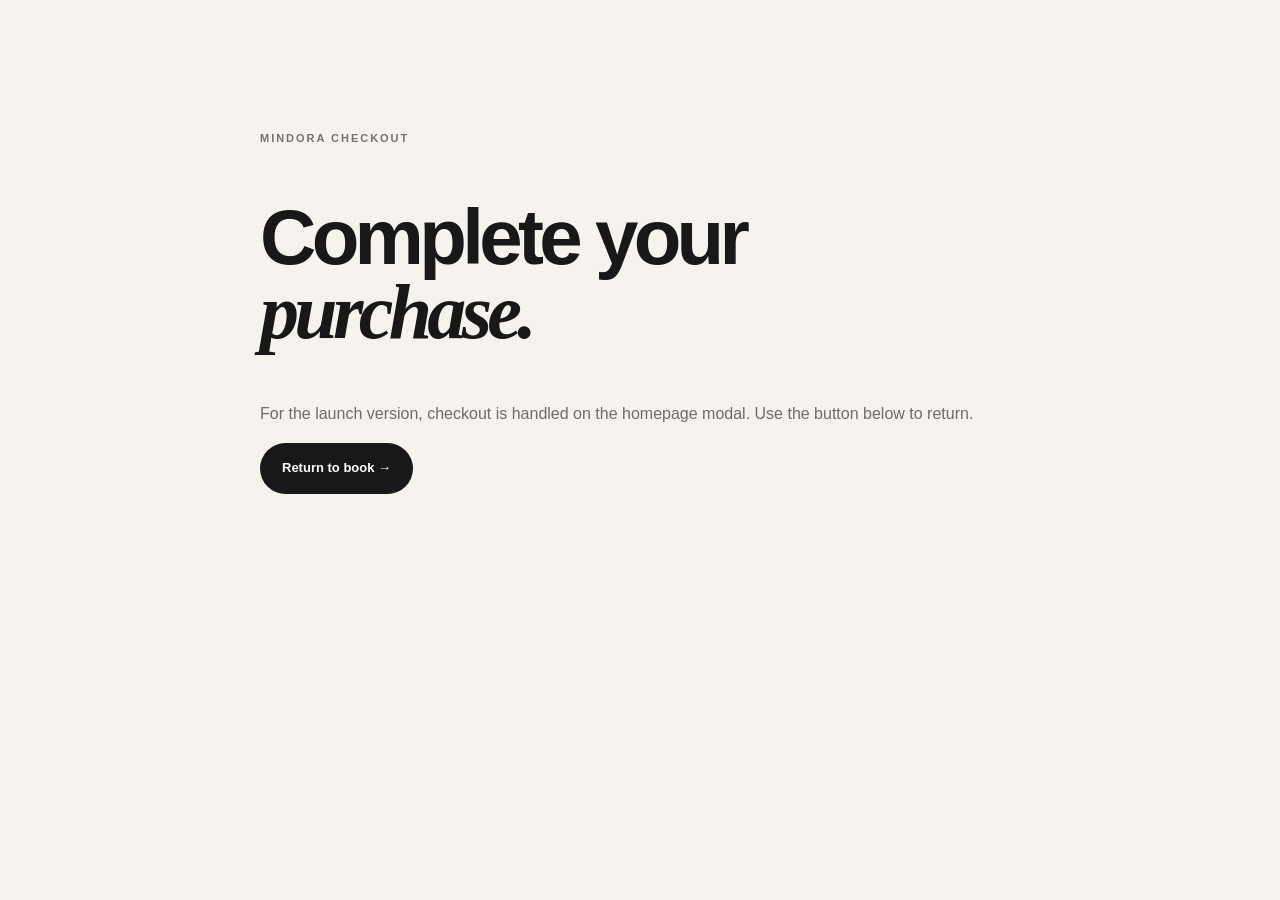
<file: checkout.html>
<!doctype html>
<html lang="en">

<head>
    <meta charset="utf-8">
    <meta name="viewport" content="width=device-width,initial-scale=1">
    <meta name="robots" content="noindex">
    <title>Checkout — Mindora</title>
    <link rel="stylesheet" href="css/styles.css">
</head>

<body>
    <main class="section container" style="max-width:760px">
        <p class="eyebrow">MINDORA CHECKOUT</p>
        <h1 style="font-size:clamp(44px,7vw,78px);line-height:.95;letter-spacing:-.06em">Complete your<br><em
                style="font-family:var(--serif)">purchase.</em></h1>
        <p style="color:var(--muted)">For the launch version, checkout is handled on the homepage modal. Use the button
            below to return.</p><a class="button button-dark" href="index.html#book">Return to book →</a>
    </main>
</body>

</html>
</file>
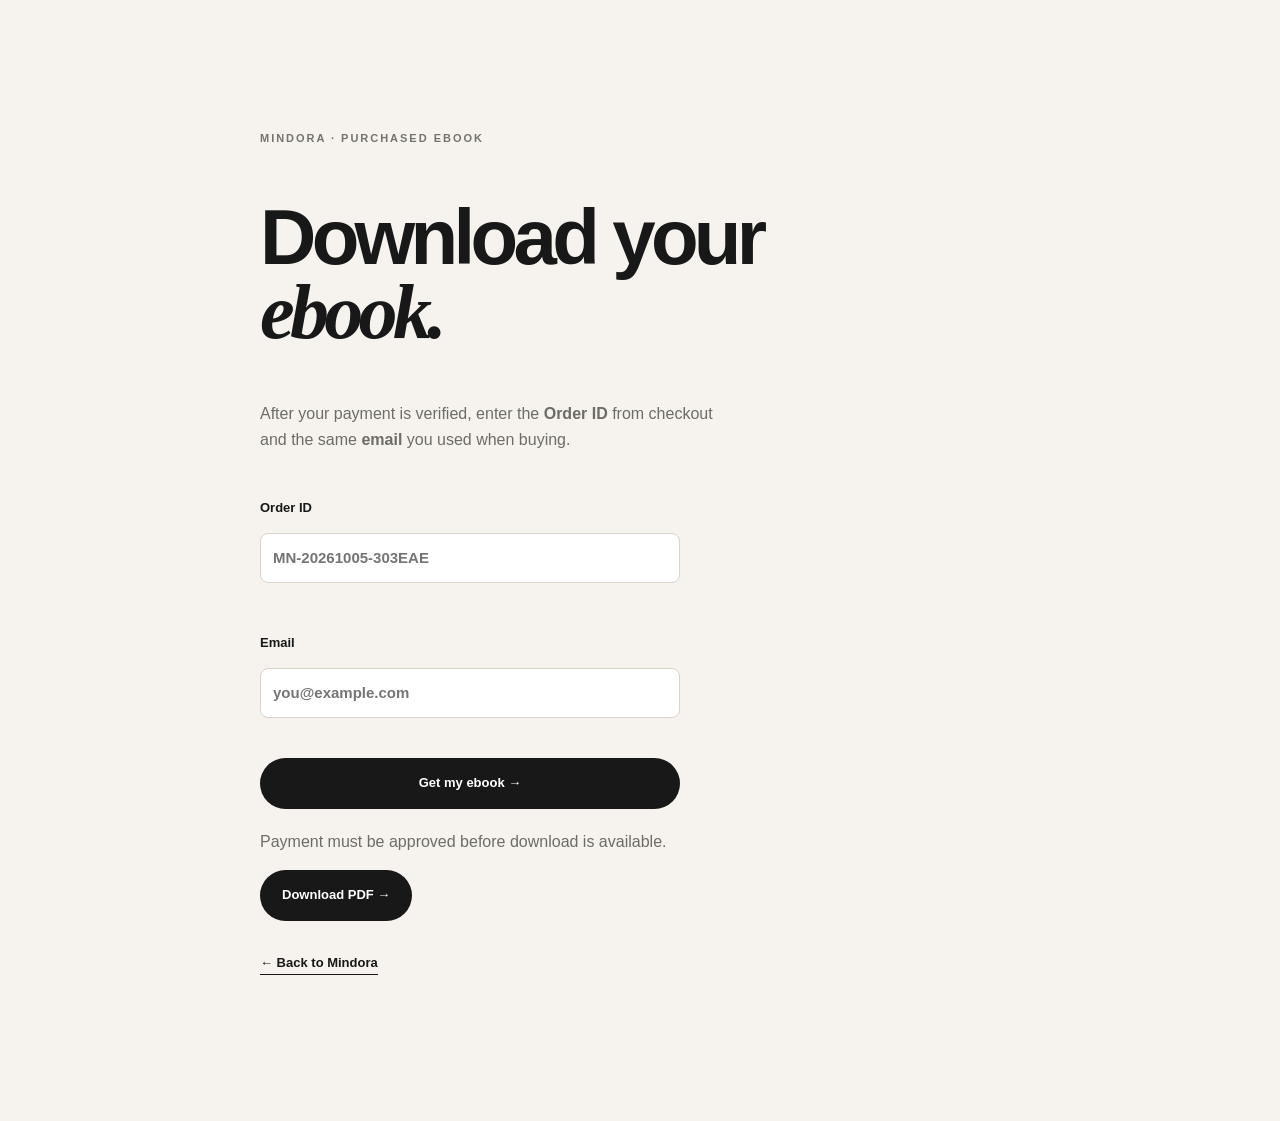
<file: download.html>
<!doctype html>
<html lang="en">
<head>
  <meta charset="utf-8">
  <meta name="viewport" content="width=device-width,initial-scale=1">
  <meta name="robots" content="noindex,nofollow">
  <meta name="referrer" content="no-referrer">
  <title>Download your ebook — Mindora</title>
  <link rel="stylesheet" href="css/styles.css">
</head>
<body>
  <main class="section container" style="max-width:760px">
    <p class="eyebrow">MINDORA · PURCHASED EBOOK</p>
    <h1 style="font-size:clamp(44px,7vw,78px);line-height:.95;letter-spacing:-.06em">Download your<br><em style="font-family:var(--serif)">ebook.</em></h1>
    <p style="color:var(--muted);max-width:52ch">After your payment is verified, enter the <strong>Order ID</strong> from checkout and the same <strong>email</strong> you used when buying.</p>

    <form id="downloadForm" class="download-form">
      <label>Order ID
        <input id="orderNumber" required autocomplete="off" placeholder="MN-20261005-303EAE" spellcheck="false">
      </label>
      <label>Email
        <input id="customerEmail" required type="email" autocomplete="email" placeholder="you@example.com">
      </label>
      <button class="button button-dark full" type="submit" id="submitDownload">Get my ebook →</button>
    </form>

    <p id="message" style="color:var(--muted);margin-top:20px">Payment must be approved before download is available.</p>
    <a id="download" class="button button-dark" hidden rel="noreferrer" download>Download PDF →</a>
    <p style="margin-top:28px"><a class="text-link" href="index.html">← Back to Mindora</a></p>
  </main>
  <script src="js/config.js"></script>
  <script src="js/download.js"></script>
</body>
</html>
</file>
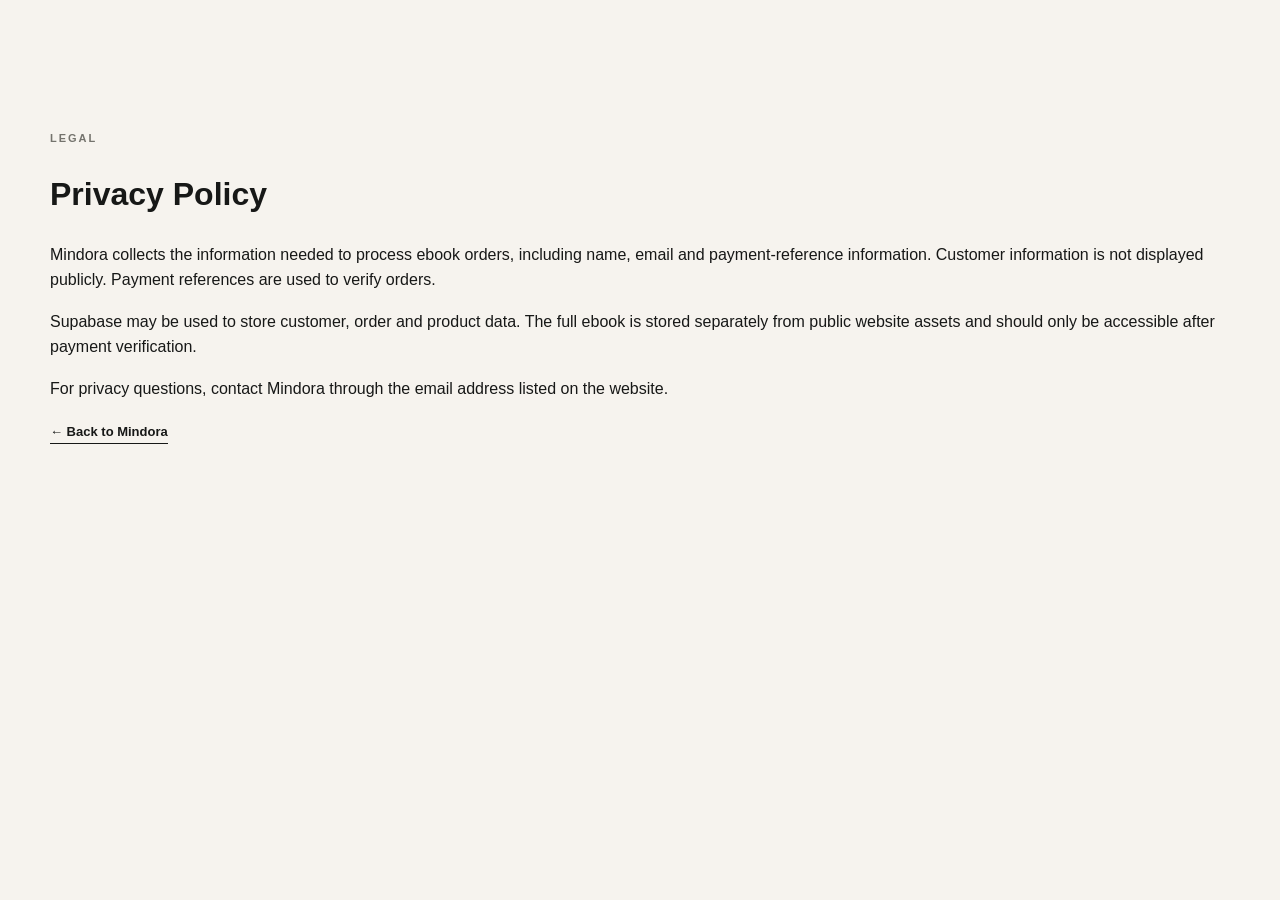
<file: privacy.html>
<!doctype html>
<html lang="en">

<head>
    <meta charset="utf-8">
    <meta name="viewport" content="width=device-width,initial-scale=1">
    <title>Privacy — Mindora</title>
    <link rel="stylesheet" href="css/styles.css">
</head>

<body>
    <main class="section container legal">
        <p class="eyebrow">LEGAL</p>
        <h1>Privacy Policy</h1>
        <p>Mindora collects the information needed to process ebook orders, including name, email and payment-reference
            information. Customer information is not displayed publicly. Payment references are used to verify orders.
        </p>
        <p>Supabase may be used to store customer, order and product data. The full ebook is stored separately from
            public website assets and should only be accessible after payment verification.</p>
        <p>For privacy questions, contact Mindora through the email address listed on the website.</p><a
            class="text-link" href="index.html">← Back to Mindora</a>
    </main>
</body>

</html>
</file>
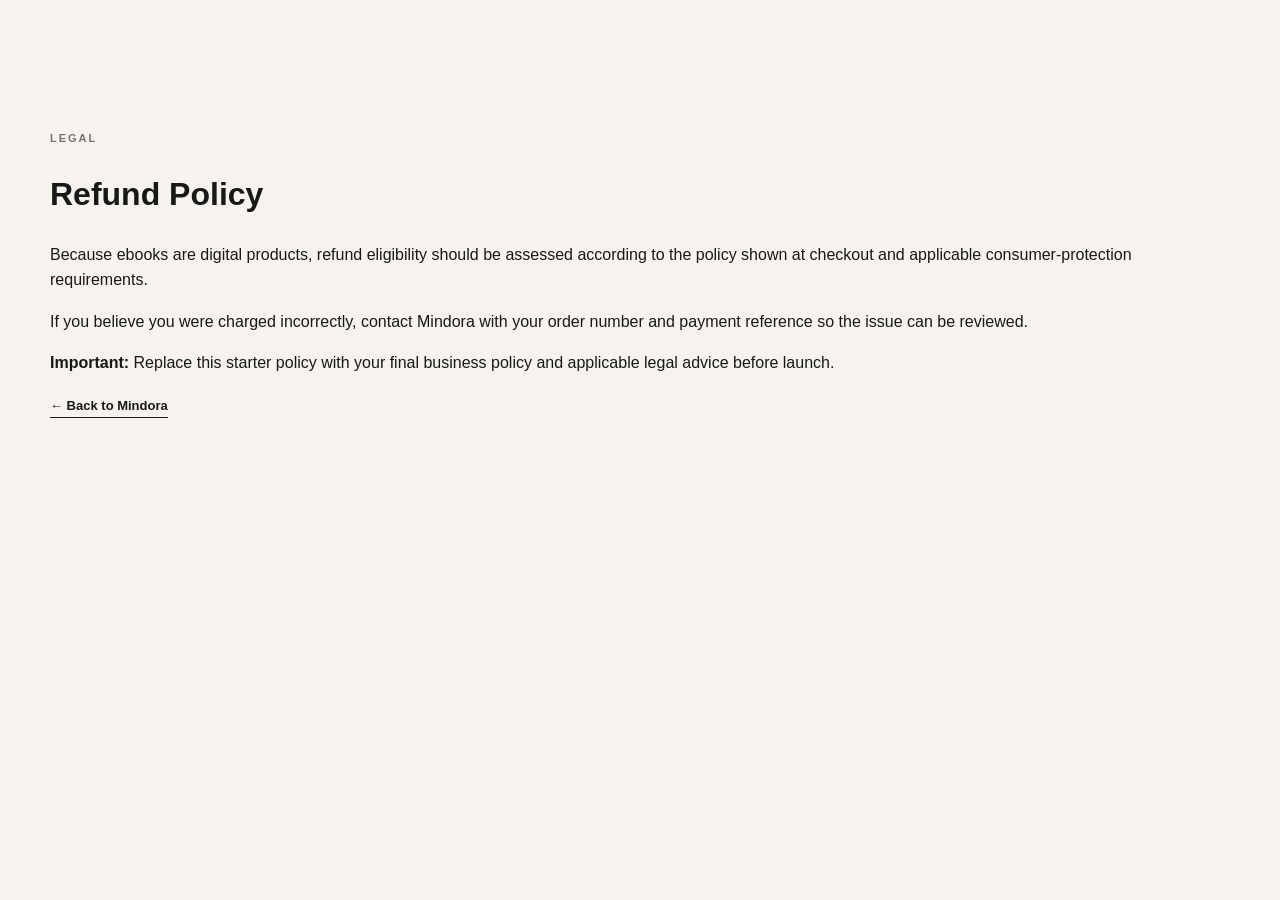
<file: refund.html>
<!doctype html>
<html lang="en">

<head>
    <meta charset="utf-8">
    <meta name="viewport" content="width=device-width,initial-scale=1">
    <title>Refunds — Mindora</title>
    <link rel="stylesheet" href="css/styles.css">
</head>

<body>
    <main class="section container legal">
        <p class="eyebrow">LEGAL</p>
        <h1>Refund Policy</h1>
        <p>Because ebooks are digital products, refund eligibility should be assessed according to the policy shown at
            checkout and applicable consumer-protection requirements.</p>
        <p>If you believe you were charged incorrectly, contact Mindora with your order number and payment reference so
            the issue can be reviewed.</p>
        <p><strong>Important:</strong> Replace this starter policy with your final business policy and applicable legal
            advice before launch.</p><a class="text-link" href="index.html">← Back to Mindora</a>
    </main>
</body>

</html>
</file>
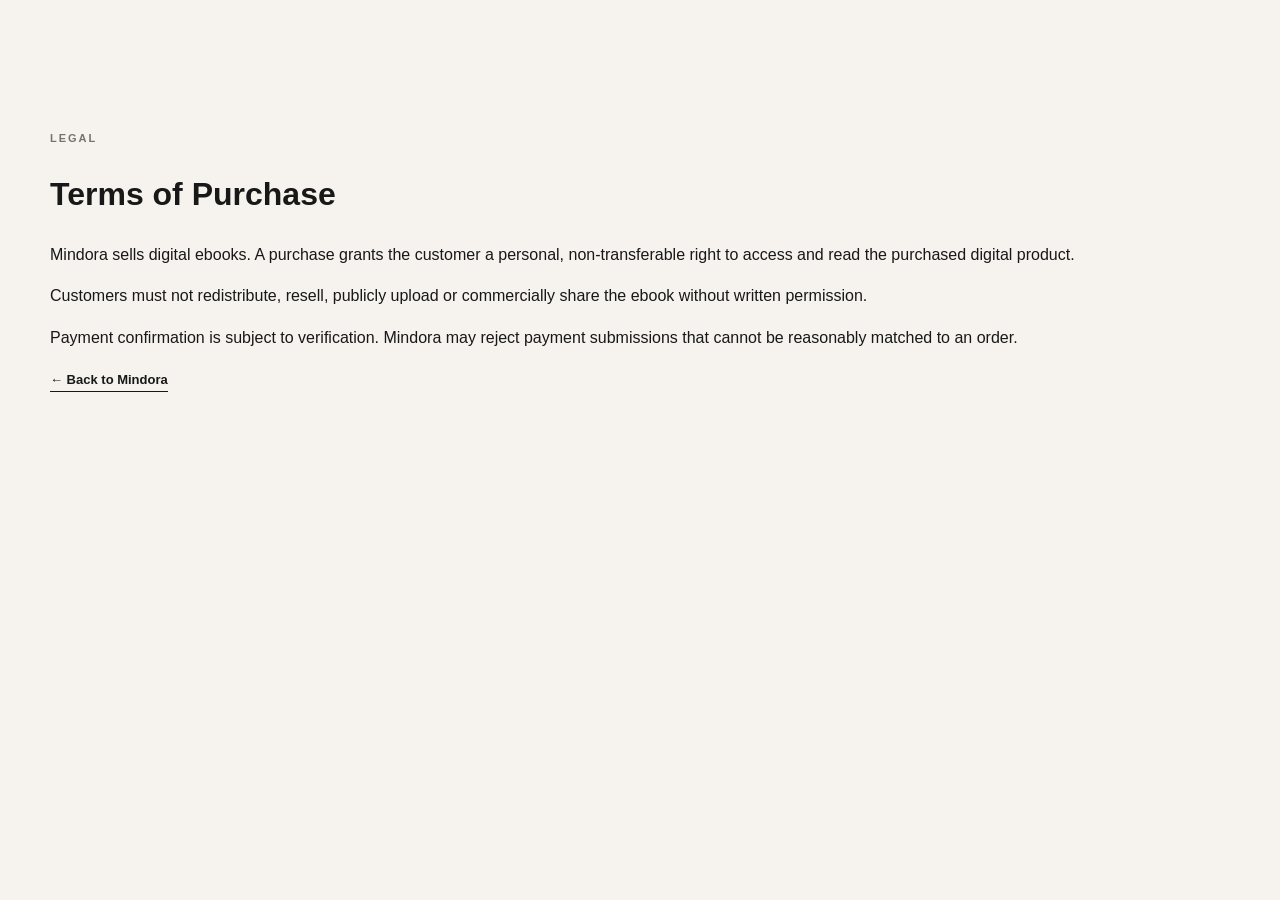
<file: terms.html>
<!doctype html>
<html lang="en">

<head>
    <meta charset="utf-8">
    <meta name="viewport" content="width=device-width,initial-scale=1">
    <title>Terms — Mindora</title>
    <link rel="stylesheet" href="css/styles.css">
</head>

<body>
    <main class="section container legal">
        <p class="eyebrow">LEGAL</p>
        <h1>Terms of Purchase</h1>
        <p>Mindora sells digital ebooks. A purchase grants the customer a personal, non-transferable right to access and
            read the purchased digital product.</p>
        <p>Customers must not redistribute, resell, publicly upload or commercially share the ebook without written
            permission.</p>
        <p>Payment confirmation is subject to verification. Mindora may reject payment submissions that cannot be
            reasonably matched to an order.</p><a class="text-link" href="index.html">← Back to Mindora</a>
    </main>
</body>

</html>
</file>
<file: css/styles.css>
:root {
    --paper: #f6f3ee;
    --paper2: #eeeae2;
    --ink: #171817;
    --muted: #6d6c66;
    --line: #d9d5cc;
    --blue: #0d2e55;
    --blue2: #1b65a6;
    --gold: #d99b2b;
    --white: #fff;
    --serif: 'Playfair Display', Georgia, serif;
    --sans: 'DM Sans', Arial, sans-serif;
    --max: 1180px;
    --shadow: 0 28px 70px rgba(19, 24, 30, .14)
}

* {
    box-sizing: border-box
}

html {
    scroll-behavior: smooth
}

body {
    margin: 0;
    background: var(--paper);
    color: var(--ink);
    font-family: var(--sans);
    line-height: 1.6
}

a {
    text-decoration: none;
    color: inherit
}

button,
input {
    font: inherit
}

.container {
    width: min(var(--max), calc(100% - 48px));
    margin: auto
}

.announcement {
    text-align: center;
    background: var(--ink);
    color: #fff;
    font-size: 11px;
    letter-spacing: .12em;
    text-transform: uppercase;
    padding: 9px 16px
}

.nav-wrap {
    position: sticky;
    top: 0;
    z-index: 20;
    background: rgba(246, 243, 238, .9);
    backdrop-filter: blur(16px);
    border-bottom: 1px solid rgba(217, 213, 204, .7)
}

.nav {
    height: 76px;
    display: flex;
    align-items: center;
    justify-content: space-between
}

.brand {
    display: flex;
    align-items: center;
    gap: 10px;
    font-weight: 700;
    font-size: 19px;
    letter-spacing: -.03em
}

.brand-mark {
    width: 34px;
    height: 34px;
    object-fit: contain
}

.nav-links {
    display: flex;
    align-items: center;
    gap: 28px;
    font-size: 13px
}

.nav-links a:not(.nav-cta) {
    color: #4f504b
}

.nav-cta {
    background: var(--ink);
    color: #fff !important;
    padding: 11px 17px;
    border-radius: 999px
}

.nav-toggle {
    display: none;
    background: none;
    border: 0;
    font-size: 24px
}

.hero {
    min-height: calc(100vh - 111px);
    display: grid;
    grid-template-columns: 1.02fr .98fr;
    align-items: center;
    gap: 40px;
    padding-top: 60px;
    padding-bottom: 70px
}

.eyebrow {
    font-size: 11px;
    letter-spacing: .18em;
    font-weight: 700;
    color: #74736d;
    text-transform: uppercase;
    margin: 0 0 18px
}

.eyebrow.light {
    color: #aab5c1
}

.hero h1,
.section h2,
.final-cta h2 {
    font-size: clamp(48px, 7vw, 94px);
    line-height: .96;
    letter-spacing: -.065em;
    margin: 0
}

.hero h1 em,
.section h2 em,
.final-cta h2 em {
    font-family: var(--serif);
    font-weight: 500;
    letter-spacing: -.05em
}

.hero-lead {
    font-size: 18px;
    max-width: 570px;
    color: #5c5b56;
    margin: 28px 0
}

.hero-actions {
    display: flex;
    align-items: center;
    gap: 25px;
    margin-top: 28px
}

.button {
    border: 0;
    cursor: pointer;
    border-radius: 999px;
    padding: 15px 22px;
    font-weight: 700;
    font-size: 13px;
    display: inline-flex;
    align-items: center;
    justify-content: center;
    gap: 18px;
    transition: .25s ease
}

.button:hover {
    transform: translateY(-2px)
}

.button-dark {
    background: var(--ink);
    color: #fff
}

.button-light {
    background: #fff;
    color: var(--ink)
}

.text-link {
    font-size: 13px;
    font-weight: 700;
    border-bottom: 1px solid var(--ink);
    padding-bottom: 4px
}

.hero-notes {
    display: flex;
    gap: 12px;
    align-items: center;
    margin-top: 48px;
    font-size: 10px;
    letter-spacing: .12em;
    text-transform: uppercase;
    color: #77756e
}

.hero-notes span:nth-child(odd) {
    font-weight: 700;
    color: var(--ink);
    margin-left: 8px
}

.hero-art {
    min-height: 600px;
    display: grid;
    place-items: center;
    position: relative;
    overflow: hidden
}

.orb {
    position: absolute;
    border-radius: 50%;
    filter: blur(2px)
}

.orb-one {
    width: 420px;
    height: 420px;
    background: radial-gradient(circle at 35% 35%, #fff, #d9e5f0 48%, #b8cde0);
    opacity: .75;
    right: 0;
    top: 50px
}

.orb-two {
    width: 210px;
    height: 210px;
    background: radial-gradient(circle at 35% 30%, #f7d68d, #dca332);
    opacity: .42;
    left: 20px;
    bottom: 80px
}

.book-shadow {
    position: absolute;
    width: 350px;
    height: 70px;
    background: rgba(18, 29, 43, .18);
    filter: blur(25px);
    bottom: 90px;
    transform: rotate(-8deg)
}

.book-cover {
    width: 330px;
    height: 465px;
    background: linear-gradient(145deg, #0c315b, #0b1f3d 70%);
    color: white;
    box-shadow: var(--shadow);
    padding: 30px;
    position: relative;
    transform: rotate(5deg);
    border-radius: 3px;
    display: flex;
    flex-direction: column
}

.book-cover-image {
    width: 330px;
    height: auto;
    display: block;
    position: relative;
    z-index: 1;
    border-radius: 3px;
    box-shadow: var(--shadow);
    transform: rotate(5deg)
}

.book-topline {
    font-size: 9px;
    letter-spacing: .16em;
    opacity: .7
}

.book-title {
    font-size: 51px;
    line-height: .82;
    letter-spacing: -.06em;
    margin-top: 64px
}

.book-title strong {
    font-size: 1.25em;
    color: #f1b84b
}

.book-sub {
    font-size: 8px;
    letter-spacing: .15em;
    line-height: 1.6;
    margin-top: 20px;
    color: #c9d5e1
}

.book-rule {
    height: 1px;
    background: rgba(255, 255, 255, .25);
    margin-top: auto
}

.book-bottom {
    font-size: 9px;
    letter-spacing: .15em;
    line-height: 1.55;
    margin-top: 18px
}

.book-author {
    position: absolute;
    right: 30px;
    bottom: 26px;
    font-size: 12px;
    letter-spacing: .2em
}

.trust-strip {
    border-top: 1px solid var(--line);
    border-bottom: 1px solid var(--line)
}

.trust-grid {
    display: grid;
    grid-template-columns: repeat(4, 1fr)
}

.trust-grid div {
    padding: 25px 18px;
    border-right: 1px solid var(--line);
    display: flex;
    flex-direction: column;
    gap: 2px
}

.trust-grid div:first-child {
    border-left: 1px solid var(--line)
}

.trust-grid b {
    font-size: 13px
}

.trust-grid span {
    font-size: 11px;
    color: var(--muted)
}

.section {
    padding-top: 130px;
    padding-bottom: 130px
}

.section-intro {
    margin-bottom: 65px
}

.section-intro h2 {
    font-size: clamp(42px, 5.2vw, 70px)
}

.feature-grid {
    display: grid;
    grid-template-columns: 1fr 1fr;
    gap: 100px;
    align-items: center
}

.book-stage {
    min-height: 570px;
    display: grid;
    place-items: center;
    background: #e9e5dc;
    border: 1px solid var(--line);
    position: relative
}

.book-stage:after {
    content: '';
    position: absolute;
    width: 65%;
    height: 25%;
    background: rgba(0, 0, 0, .08);
    filter: blur(25px);
    bottom: 55px
}

.book-cover-small {
    width: 285px;
    height: 405px;
    transform: rotate(-3deg);
    z-index: 1
}

.book-cover-image-small {
    width: 285px;
    transform: rotate(-3deg)
}

.book-cover-small .book-title {
    font-size: 43px;
    margin-top: 54px
}

.kicker {
    font-size: 12px;
    font-weight: 700;
    letter-spacing: .15em;
    margin: 0
}

.subtitle {
    font-family: var(--serif);
    font-size: 24px;
    margin: 7px 0 26px
}

.feature-copy>p:not(.kicker):not(.subtitle) {
    font-size: 18px;
    color: #595852;
    max-width: 540px
}

.price-row {
    display: flex;
    align-items: baseline;
    gap: 15px;
    margin: 35px 0 22px
}

.price {
    font-size: 36px;
    font-weight: 700;
    letter-spacing: -.05em
}

.price-note {
    font-size: 11px;
    text-transform: uppercase;
    letter-spacing: .1em;
    color: var(--muted)
}

.buy-btn {
    min-width: 180px
}

.microcopy,
.form-note {
    font-size: 11px;
    color: var(--muted)
}

.section-soft {
    background: #e9e5dc
}

.split {
    display: grid;
    grid-template-columns: 1fr 1fr;
    gap: 100px;
    align-items: center
}

.manifesto {
    font-size: 24px;
    line-height: 1.5;
    max-width: 600px
}

.manifesto p+p {
    font-size: 16px;
    color: var(--muted);
    margin-top: 30px
}

.centered {
    text-align: center
}

.cards {
    display: grid;
    grid-template-columns: repeat(3, 1fr);
    border-top: 1px solid var(--line);
    border-left: 1px solid var(--line)
}

.cards article {
    padding: 32px;
    border-right: 1px solid var(--line);
    border-bottom: 1px solid var(--line);
    min-height: 240px
}

.cards article span {
    font-size: 11px;
    letter-spacing: .15em;
    color: #85837c
}

.cards h3 {
    font-size: 20px;
    letter-spacing: -.03em;
    margin: 42px 0 10px
}

.cards p {
    font-size: 13px;
    color: var(--muted);
    margin: 0
}

.section-dark {
    background: #121b24;
    color: #f6f3ee
}

.framework {
    padding-bottom: 110px
}

.framework h2 {
    font-size: clamp(44px, 5vw, 70px)
}

.steps {
    display: grid;
    grid-template-columns: repeat(5, 1fr);
    border-top: 1px solid #3a444e;
    margin-top: 70px
}

.steps div {
    padding: 25px 18px 0;
    border-right: 1px solid #3a444e;
    min-height: 190px
}

.steps div:first-child {
    border-left: 1px solid #3a444e
}

.steps b {
    display: block;
    color: #8493a0;
    font-size: 10px;
    letter-spacing: .15em
}

.steps strong {
    display: block;
    font-size: 20px;
    margin-top: 55px
}

.steps span {
    display: block;
    color: #9aa4ad;
    font-size: 11px;
    margin-top: 5px
}

.audience {
    display: grid;
    grid-template-columns: 1fr 1fr;
    gap: 110px;
    align-items: center
}

.audience-copy p:last-child {
    font-size: 17px;
    color: var(--muted);
    max-width: 500px;
    margin-top: 30px
}

.audience-list {
    border-top: 1px solid var(--line)
}

.audience-list div {
    padding: 18px 0;
    border-bottom: 1px solid var(--line);
    font-size: 14px
}

.audience-list span {
    display: inline-block;
    width: 28px;
    font-weight: 700
}

.audience-list .not-for {
    color: #85827a
}

.section-paper {
    background: #efeae1
}

.about-grid {
    display: grid;
    grid-template-columns: .8fr 1.2fr;
    gap: 100px;
    align-items: center
}

.about-logo {
    text-align: center
}

.about-logo img {
    width: 150px;
    height: 150px;
    object-fit: contain
}

.about-logo p {
    font-family: var(--serif);
    font-size: 19px
}

.about-copy h2 {
    font-size: clamp(40px, 5vw, 65px)
}

.about-copy p:not(.eyebrow) {
    font-size: 17px;
    color: var(--muted);
    max-width: 650px
}

.quote-card {
    background: #dce6ee;
    padding: 70px;
    text-align: center
}

.quote-card p {
    font-family: var(--serif);
    font-size: clamp(28px, 4vw, 52px);
    line-height: 1.12;
    max-width: 900px;
    margin: 0 auto 25px
}

.quote-card span {
    font-size: 10px;
    letter-spacing: .18em
}

.faq-grid {
    display: grid;
    grid-template-columns: .7fr 1.3fr;
    gap: 100px
}

.faq-list details {
    border-top: 1px solid var(--line);
    padding: 22px 0
}

.faq-list details:last-child {
    border-bottom: 1px solid var(--line)
}

summary {
    cursor: pointer;
    font-weight: 700;
    list-style: none;
    display: flex;
    justify-content: space-between
}

summary::-webkit-details-marker {
    display: none
}

summary:after {
    content: '+';
    font-size: 20px;
    font-weight: 400
}

.faq-list details[open] summary:after {
    content: '−'
}

.faq-list details p {
    color: var(--muted);
    font-size: 14px;
    max-width: 650px
}

.final-cta {
    background: #0e3158;
    color: #fff;
    text-align: center;
    padding: 150px 0
}

.final-inner p:not(.eyebrow) {
    color: #b7c4d1
}

.final-inner .button {
    margin-top: 20px
}

.final-cta .eyebrow {
    color: #a9b7c5
}

footer {
    background: #0b121a;
    color: #c9d0d6;
    padding: 65px 0 25px
}

.footer-grid {
    display: grid;
    grid-template-columns: 2fr 1fr 1fr 1fr;
    gap: 50px
}

.footer-brand {
    color: #fff
}

.footer-brand img {
    width: 36px
}

.footer-grid>div>p {
    color: #78828c;
    font-size: 12px
}

.footer-grid>div>b {
    display: block;
    color: #fff;
    font-size: 11px;
    text-transform: uppercase;
    letter-spacing: .14em;
    margin-bottom: 17px
}

.footer-grid>div>a:not(.brand) {
    display: block;
    font-size: 12px;
    color: #8e98a2;
    margin: 9px 0
}

.footer-bottom {
    border-top: 1px solid #26313b;
    margin-top: 50px;
    padding-top: 20px;
    display: flex;
    justify-content: space-between;
    color: #66717c;
    font-size: 10px
}

.modal {
    position: fixed;
    inset: 0;
    z-index: 100;
    display: none
}

.modal.open {
    display: block
}

.modal-backdrop {
    position: absolute;
    inset: 0;
    background: rgba(7, 12, 18, .65);
    backdrop-filter: blur(5px)
}

.modal-panel {
    position: relative;
    background: var(--paper);
    width: min(620px, calc(100% - 30px));
    max-height: 90vh;
    overflow: auto;
    margin: 5vh auto;
    padding: 48px;
    border-radius: 16px;
    box-shadow: 0 40px 100px rgba(0, 0, 0, .3)
}

.modal-close {
    position: absolute;
    right: 18px;
    top: 12px;
    border: 0;
    background: none;
    font-size: 30px;
    cursor: pointer
}

.order-summary {
    display: flex;
    justify-content: space-between;
    border: 1px solid var(--line);
    padding: 17px;
    margin: 25px 0
}

.order-summary strong {
    font-size: 18px
}

label {
    display: block;
    font-size: 12px;
    font-weight: 700;
    margin: 18px 0
}

input {
    display: block;
    width: 100%;
    margin-top: 8px;
    padding: 14px 15px;
    border: 1px solid var(--line);
    border-radius: 8px;
    background: #fff;
    outline: none
}

input:focus {
    border-color: #476d95;
    box-shadow: 0 0 0 3px rgba(71, 109, 149, .12)
}

.full {
    width: 100%;
    margin-top: 8px
}

.upi-box {
    display: grid;
    grid-template-columns: 180px 1fr;
    gap: 24px;
    align-items: center;
    background: #e9e5dc;
    padding: 20px;
    margin: 25px 0
}

.qr-placeholder {
    height: 180px;
    background: #fff;
    border: 1px dashed #b9b3a9;
    display: grid;
    place-items: center;
    text-align: center;
    color: #777;
    font-size: 22px
}

.qr-placeholder img,
.qr-placeholder canvas {
    width: 160px !important;
    height: 160px !important;
    display: block
}

.qr-placeholder small {
    font-size: 9px;
    line-height: 1.4
}

.upi-label {
    font-size: 10px;
    letter-spacing: .12em;
    text-transform: uppercase;
    color: var(--muted);
    margin: 0 0 6px
}

.upi-line {
    display: flex;
    gap: 8px;
    align-items: center
}

.upi-line code {
    font-size: 14px
}

.upi-line button {
    border: 1px solid var(--line);
    background: #fff;
    border-radius: 6px;
    padding: 7px 10px;
    cursor: pointer;
    font-size: 11px
}

.payment-instruction {
    font-size: 13px;
    color: var(--muted);
    margin-top: 25px
}

.success-icon {
    width: 58px;
    height: 58px;
    border-radius: 50%;
    background: #173c5e;
    color: #fff;
    display: grid;
    place-items: center;
    font-size: 28px;
    margin-bottom: 20px
}

.order-code {
    font-size: 12px;
    background: #e9e5dc;
    padding: 12px
}

.order-id-box {
    margin: 18px 0;
    padding: 14px;
    background: #e9e5dc;
    border-radius: 8px
}

.order-id-box-success {
    background: #dfece8
}

.order-id-label {
    display: block;
    font-size: 10px;
    letter-spacing: .14em;
    text-transform: uppercase;
    color: var(--muted);
    margin-bottom: 8px
}

.order-id-line {
    display: flex;
    gap: 10px;
    align-items: center;
    flex-wrap: wrap
}

.order-id-line code {
    flex: 1;
    font-size: 15px;
    font-weight: 700;
    letter-spacing: .04em;
    word-break: break-all
}

.order-id-line button {
    border: 0;
    border-radius: 999px;
    padding: 8px 14px;
    font-weight: 700;
    cursor: pointer;
    background: #173c5e;
    color: #fff
}

.download-form {
    margin-top: 28px;
    display: grid;
    gap: 14px;
    max-width: 420px
}

.download-form label {
    display: grid;
    gap: 6px;
    font-size: 13px;
    font-weight: 600
}

.download-form input {
    padding: 12px;
    border: 1px solid var(--line);
    border-radius: 8px;
    font-size: 15px
}

.error-box {
    margin-top: 18px;
    background: #f8dddd;
    color: #7c2727;
    padding: 12px;
    border-radius: 7px;
    font-size: 12px
}

.reveal {
    opacity: 0;
    transform: translateY(18px);
    transition: opacity .7s ease, transform .7s ease
}

.reveal.visible {
    opacity: 1;
    transform: none
}

.delay-1 {
    transition-delay: .12s
}

@media(max-width:850px) {
    .container {
        width: min(var(--max), calc(100% - 32px))
    }

    .nav {
        height: 68px
    }

    .nav-toggle {
        display: block
    }

    .nav-links {
        display: none;
        position: absolute;
        left: 16px;
        right: 16px;
        top: 76px;
        background: var(--paper);
        padding: 15px;
        border: 1px solid var(--line);
        border-radius: 12px;
        box-shadow: var(--shadow);
        flex-direction: column;
        align-items: stretch
    }

    .nav-links.open {
        display: flex
    }

    .nav-links a {
        padding: 10px
    }

    .hero {
        grid-template-columns: 1fr;
        padding-top: 45px
    }

    .hero-art {
        min-height: 500px
    }

    .hero h1 {
        font-size: 58px
    }

    .trust-grid {
        grid-template-columns: 1fr 1fr
    }

    .trust-grid div:nth-child(2) {
        border-right: 0
    }

    .feature-grid,
    .split,
    .audience,
    .about-grid,
    .faq-grid {
        grid-template-columns: 1fr;
        gap: 55px
    }

    .section {
        padding-top: 90px;
        padding-bottom: 90px
    }

    .cards {
        grid-template-columns: 1fr 1fr
    }

    .steps {
        grid-template-columns: 1fr 1fr
    }

    .steps div {
        border-bottom: 1px solid #3a444e
    }

    .steps div:nth-child(odd) {
        border-left: 1px solid #3a444e
    }

    .footer-grid {
        grid-template-columns: 1fr 1fr
    }

    .footer-bottom {
        gap: 15px;
        flex-direction: column
    }

    .modal-panel {
        padding: 35px 22px
    }

    .upi-box {
        grid-template-columns: 1fr
    }

    .qr-placeholder {
        height: 220px
    }

    .book-stage {
        min-height: 500px
    }
}

@media(max-width:520px) {
    .hero h1 {
        font-size: 51px
    }

    .hero-art {
        min-height: 450px
    }

    .book-cover {
        width: 260px;
        height: 370px
    }

    .book-cover-image {
        width: 260px
    }

    .book-title {
        font-size: 42px
    }

    .trust-grid {
        grid-template-columns: 1fr 1fr
    }

    .trust-grid div {
        padding: 18px 12px
    }

    .cards {
        grid-template-columns: 1fr
    }

    .steps {
        grid-template-columns: 1fr
    }

    .steps div {
        border-left: 1px solid #3a444e
    }

    .quote-card {
        padding: 40px 22px
    }

    .footer-grid {
        grid-template-columns: 1fr 1fr
    }

    .footer-grid>div:first-child {
        grid-column: 1/-1
    }

    .modal-panel {
        margin: 2vh auto;
        max-height: 96vh
    }

    .hero-notes {
        flex-wrap: wrap
    }
}
</file>
